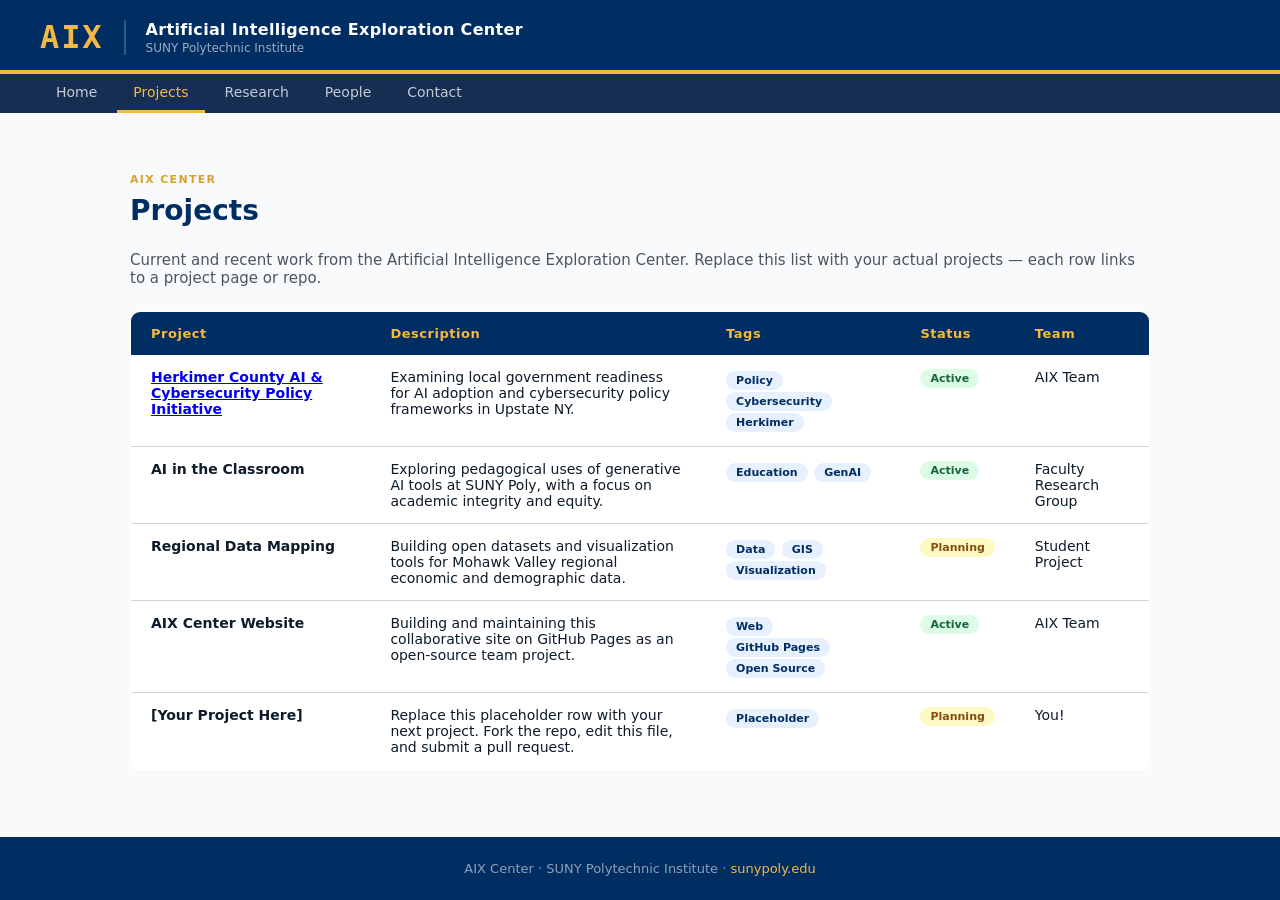
<file: index.html>
<!DOCTYPE html>
<html lang="en">
<head>
  <meta charset="UTF-8">
  <meta name="viewport" content="width=device-width, initial-scale=1.0">
  <meta http-equiv="refresh" content="0; url=projects/index.html">
  <title>AIX Center — SUNY Polytechnic Institute</title>
  <link rel="stylesheet" href="style.css">
</head>
<body>

  <!-- HEADER -->
  <header id="site-header">
    <div class="header-inner">
      <div class="aix-wordmark">AIX</div>
      <div class="header-text">
        <div class="header-title">Artificial Intelligence Exploration Center</div>
        <div class="header-sub">SUNY Polytechnic Institute</div>
      </div>
    </div>
  </header>

  <!-- NAV -->
  <nav id="site-nav">
    <ul>
      <li><a href="index.html" class="active">Home</a></li>
      <li><a href="projects/index.html">Projects</a></li>
      <li><a href="#">Research</a></li>
      <li><a href="#">People</a></li>
      <li><a href="#">Contact</a></li>
    </ul>
  </nav>

  <!-- HERO -->
  <section class="hero">
    <h1>Exploring <span>Artificial Intelligence</span><br>at SUNY Poly</h1>
    <p>The AIX Center brings together students, faculty, and community partners to investigate, apply, and advance AI technologies in the public interest.</p>
    <a href="projects/index.html" class="btn">View Our Projects →</a>
  </section>

  <!-- MAIN -->
  <main>

    <div class="section-label">What We Do</div>
    <h2>Focus Areas</h2>

    <div class="card-grid">

      <div class="card">
        <div class="card-icon">🔬</div>
        <h3>Applied Research</h3>
        <p>We conduct hands-on AI research with real-world applications in public policy, healthcare, cybersecurity, and regional development.</p>
      </div>

      <div class="card">
        <div class="card-icon">🎓</div>
        <h3>Student Projects</h3>
        <p>Undergraduate and graduate students lead projects with faculty mentorship, building skills in machine learning, data science, and AI ethics.</p>
        <a href="projects/index.html">See all projects</a>
      </div>

      <div class="card">
        <div class="card-icon">🤝</div>
        <h3>Community Partnerships</h3>
        <p>We collaborate with regional organizations, local government, and businesses to bring AI exploration to Upstate New York.</p>
      </div>

      <div class="card">
        <div class="card-icon">⚖️</div>
        <h3>AI Policy & Ethics</h3>
        <p>Responsible AI requires thoughtful governance. We examine policy frameworks, equity concerns, and ethical implications of emerging technologies.</p>
      </div>

    </div>

  </main>

  <!-- FOOTER -->
  <footer id="site-footer">
    <p>AIX Center · SUNY Polytechnic Institute · <a href="https://sunypoly.edu" target="_blank">sunypoly.edu</a></p>
  </footer>

</body>
</html>
</file>
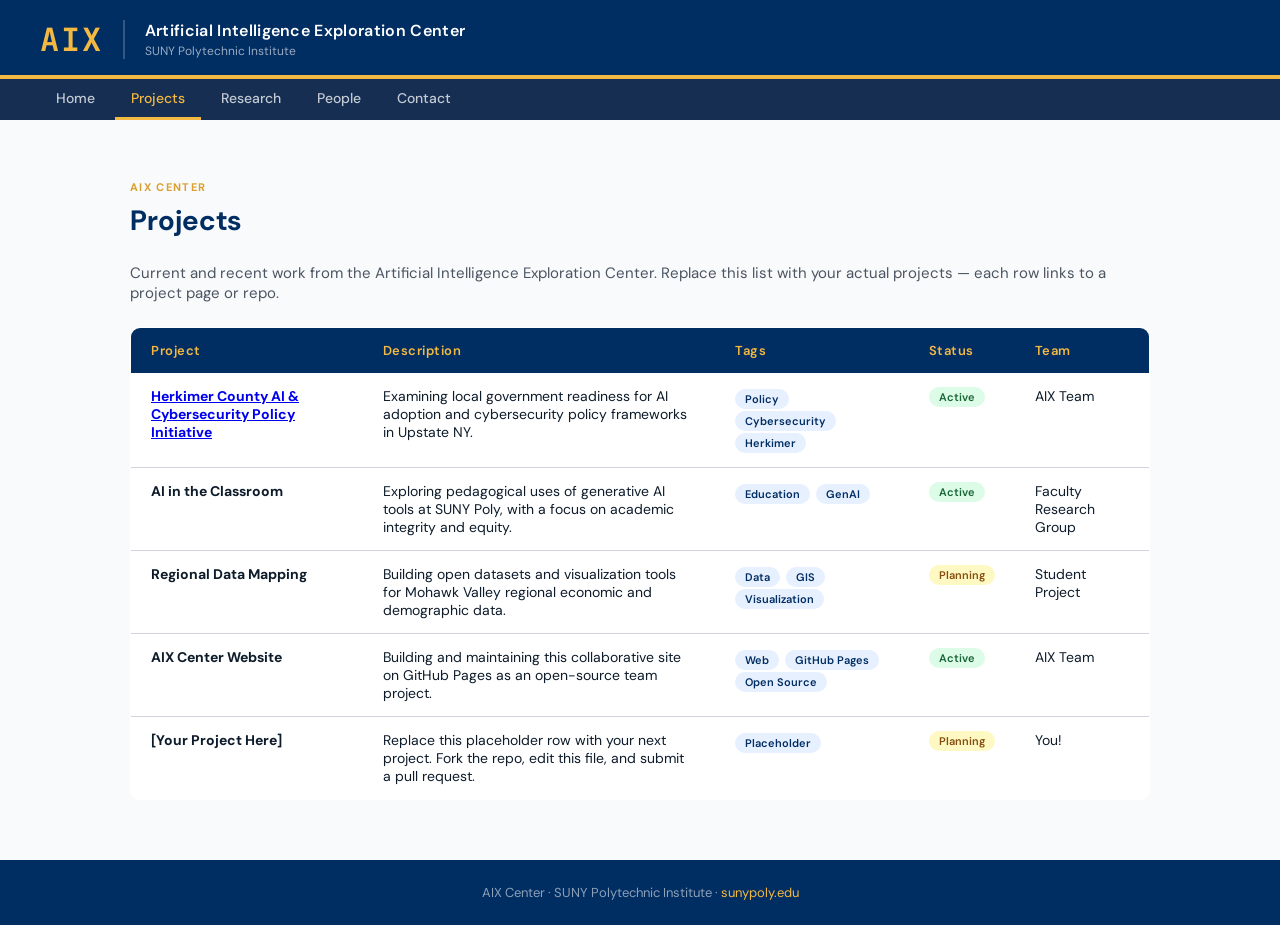
<file: projects/index.html>
<!DOCTYPE html>
<html lang="en">
<head>
  <meta charset="UTF-8">
  <meta name="viewport" content="width=device-width, initial-scale=1.0">
  <title>Projects — AIX Center · SUNY Polytechnic Institute</title>
  <link rel="stylesheet" href="../style.css">
</head>
<body>

  <!-- HEADER -->
  <header id="site-header">
    <div class="header-inner">
      <div class="aix-wordmark">AIX</div>
      <div class="header-text">
        <div class="header-title">Artificial Intelligence Exploration Center</div>
        <div class="header-sub">SUNY Polytechnic Institute</div>
      </div>
    </div>
  </header>

  <!-- NAV -->
  <nav id="site-nav">
    <ul>
      <li><a href="../index.html">Home</a></li>
      <li><a href="index.html" class="active">Projects</a></li>
      <li><a href="#">Research</a></li>
      <li><a href="#">People</a></li>
      <li><a href="#">Contact</a></li>
    </ul>
  </nav>

  <!-- MAIN -->
  <main>

    <div class="section-label">AIX Center</div>
    <h2>Projects</h2>
    <p style="color: var(--muted); font-size: 15px; margin-bottom: 8px;">
      Current and recent work from the Artificial Intelligence Exploration Center.
      Replace this list with your actual projects — each row links to a project page or repo.
    </p>

    <table class="project-table">
      <thead>
        <tr>
          <th>Project</th>
          <th>Description</th>
          <th>Tags</th>
          <th>Status</th>
          <th>Team</th>
        </tr>
      </thead>
      <tbody>

        <tr>
          <td><strong><a href="herkimer-25march.html">Herkimer County AI &amp; Cybersecurity Policy Initiative</a></strong></td>
          <td>Examining local government readiness for AI adoption and cybersecurity policy frameworks in Upstate NY.</td>
          <td>
            <span class="tag">Policy</span>
            <span class="tag">Cybersecurity</span>
            <span class="tag">Herkimer</span>
          </td>
          <td><span class="status-badge status-active">Active</span></td>
          <td>AIX Team</td>
        </tr>

        <tr>
          <td><strong>AI in the Classroom</strong></td>
          <td>Exploring pedagogical uses of generative AI tools at SUNY Poly, with a focus on academic integrity and equity.</td>
          <td>
            <span class="tag">Education</span>
            <span class="tag">GenAI</span>
          </td>
          <td><span class="status-badge status-active">Active</span></td>
          <td>Faculty Research Group</td>
        </tr>

        <tr>
          <td><strong>Regional Data Mapping</strong></td>
          <td>Building open datasets and visualization tools for Mohawk Valley regional economic and demographic data.</td>
          <td>
            <span class="tag">Data</span>
            <span class="tag">GIS</span>
            <span class="tag">Visualization</span>
          </td>
          <td><span class="status-badge status-planning">Planning</span></td>
          <td>Student Project</td>
        </tr>

        <tr>
          <td><strong>AIX Center Website</strong></td>
          <td>Building and maintaining this collaborative site on GitHub Pages as an open-source team project.</td>
          <td>
            <span class="tag">Web</span>
            <span class="tag">GitHub Pages</span>
            <span class="tag">Open Source</span>
          </td>
          <td><span class="status-badge status-active">Active</span></td>
          <td>AIX Team</td>
        </tr>

        <tr>
          <td><strong>[Your Project Here]</strong></td>
          <td>Replace this placeholder row with your next project. Fork the repo, edit this file, and submit a pull request.</td>
          <td>
            <span class="tag">Placeholder</span>
          </td>
          <td><span class="status-badge status-planning">Planning</span></td>
          <td>You!</td>
        </tr>

      </tbody>
    </table>

  </main>

  <!-- FOOTER -->
  <footer id="site-footer">
    <p>AIX Center · SUNY Polytechnic Institute · <a href="https://sunypoly.edu" target="_blank">sunypoly.edu</a></p>
  </footer>

</body>
</html>
</file>
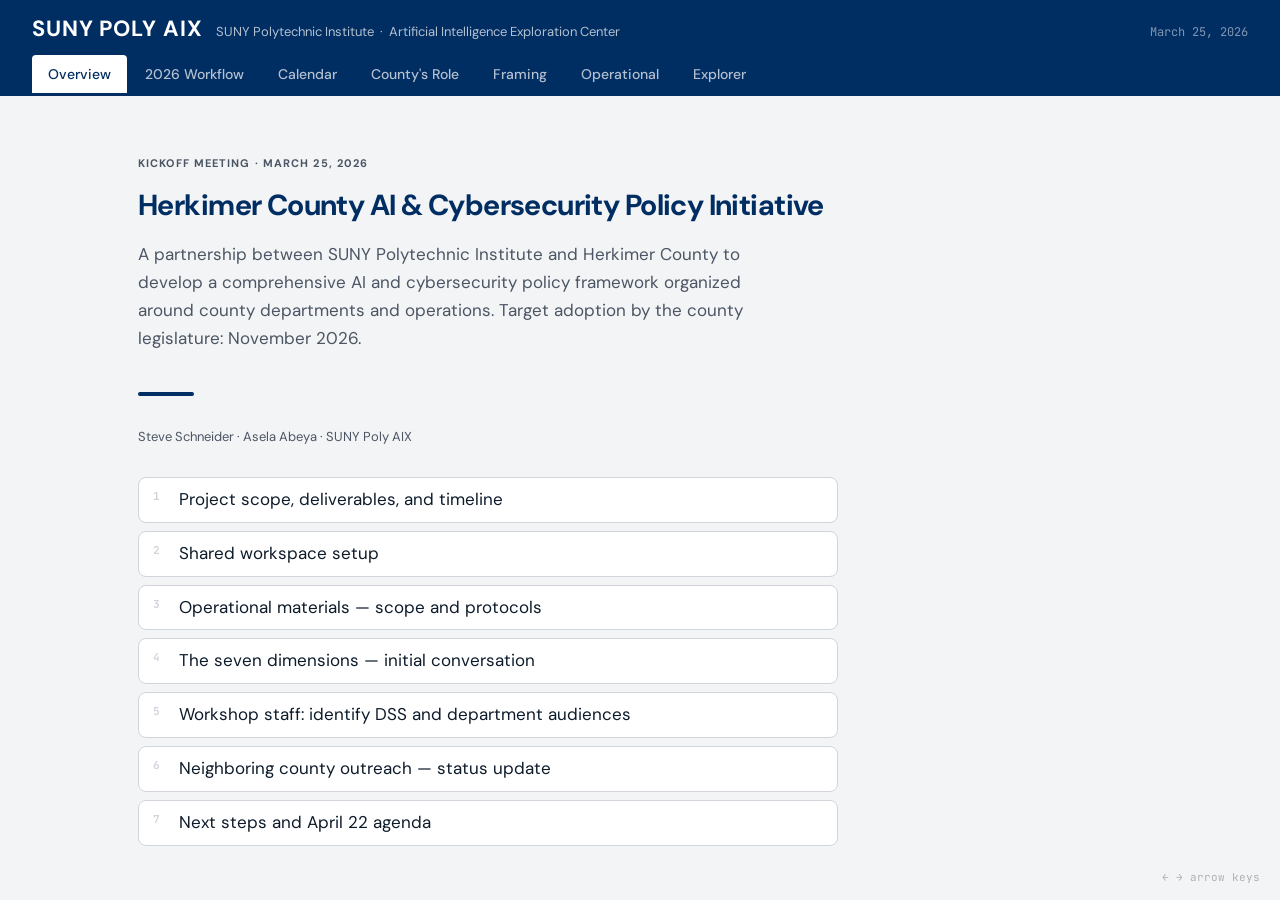
<file: projects/herkimer-25march.html>
<!DOCTYPE html>
<html lang="en">
<head>
<meta charset="UTF-8">
<meta name="viewport" content="width=device-width, initial-scale=1.0">
<title>Herkimer County AI &amp; Cybersecurity Policy Initiative — March 25, 2026</title>
<link rel="preconnect" href="https://fonts.googleapis.com">
<link rel="preconnect" href="https://fonts.gstatic.com" crossorigin>
<link href="https://fonts.googleapis.com/css2?family=DM+Sans:opsz,wght@9..40,300;9..40,400;9..40,500;9..40,600;9..40,700&family=JetBrains+Mono:wght@400;500&display=swap" rel="stylesheet">
<style>

/* ── RESET ── */
*, *::before, *::after { margin: 0; padding: 0; box-sizing: border-box; }

:root {
  --navy:      #002D62;
  --navy-mid:  #152E52;

  /* Distinct Text Palette - Accessible at all sizes */
  --c-S: #8B0000;   /* Security    Burgundy     */
  --c-E: #006633;   /* Efficiency  Emerald Green */
  --c-I: #003399;   /* Innovation  Navy Blue    */
  --c-A: #6600CC;   /* Accountability Deep Purple */
  
  /* Light backgrounds for text pods */
  --bg-S: #FDECEC; /* Security    Pale Rose    */
  --bg-E: #E6F5EC; /* Efficiency  Mint Tint    */
  --bg-I: #E6F0FF; /* Innovation  Light Cyan   */
  --bg-A: #F3E6FF; /* Accountability Soft Lavender */

  --c-Eq:  #003399;
  --c-Hi:  #8B0000;
  --c-Inf: #006633;

  --text:   #0D1B2A;
  --muted:  #4B5563;
  --border: #D1D5DB;
  --surf:   #F9FAFB;
  --white:  #FFFFFF;
}

html, body { height: 100%; }
body {
  font-family: 'DM Sans', system-ui, sans-serif;
  -webkit-font-smoothing: antialiased;
  background: #F3F4F6;
  color: var(--text);
  display: flex;
  flex-direction: column;
  min-height: 100vh;
}

/* ── HEADER ── */
#site-header { background: var(--navy); padding: 14px 32px 0; flex-shrink: 0; }

.brand { display: flex; align-items: baseline; gap: 14px; padding-bottom: 12px; }
.brand-name  { font-size: 22px; font-weight: 700; color: #fff; letter-spacing: 0.04em; }
.brand-sub   { font-size: 13px; color: rgba(255,255,255,0.7); }
.brand-date  { margin-left: auto; font-size: 12px; color: rgba(255,255,255,0.5); font-family: 'JetBrains Mono', monospace; }

nav[role="tablist"] { display: flex; gap: 2px; overflow-x: auto; scrollbar-width: none; }
nav[role="tablist"]::-webkit-scrollbar { display: none; }

nav button {
  background: none; border: none; border-bottom: 3px solid transparent;
  color: rgba(255,255,255,0.7); font-family: 'DM Sans', sans-serif;
  font-size: 14px; font-weight: 500; padding: 10px 16px;
  cursor: pointer; white-space: nowrap;
  transition: all 0.15s ease; border-radius: 4px 4px 0 0;
}
nav button:hover { color: #fff; background: rgba(255,255,255,0.1); }
nav button[aria-selected="true"] { color: var(--navy); border-bottom-color: var(--navy); background: #fff; }
nav button:focus-visible { outline: 2px solid rgba(255,255,255,0.3); outline-offset: -2px; }

/* ── CONTENT ── */
#content { flex: 1; overflow-y: auto; padding: 40px 48px; max-width: 1100px; width: 100%; margin: 0 auto; }
.panel { display: none; }
.panel.active { display: block; }

/* ── TYPE ── */
.mono { font-family: 'JetBrains Mono', monospace; }
.slide-h  { font-size: 18px; font-weight: 700; letter-spacing: -0.02em; margin-bottom: 6px; color: var(--navy); }
.slide-sub { font-size: 20px; color: var(--muted); margin-bottom: 28px; line-height: 1.6; }
.sec-intro { font-size: 20px; color: var(--muted); line-height: 1.7; margin-bottom: 28px; padding-bottom: 20px; border-bottom: 1px solid var(--border); }

/* ── CARD GRID ── */
.card-grid { display: grid; grid-template-columns: 1fr; gap: 14px; }
.card { border: 1px solid var(--border); border-radius: 10px; padding: 18px 20px; background: var(--white); }
.card-num { font-family: 'JetBrains Mono', monospace; font-size: 14px; color: var(--border); letter-spacing: 0.08em; margin-bottom: 6px; }
.card-title { font-size: 18px; font-weight: 600; margin-bottom: 6px; color: var(--navy); }
.card-desc { font-size: 17px; color: var(--muted); line-height: 1.65; }

/* ── LAYER STACK ── */
.layer-stack { display: flex; flex-direction: column; gap: 10px; }
.layer-row { display: flex; align-items: flex-start; gap: 16px; padding: 14px 18px; border-radius: 10px; border-left: 4px solid; }
.layer-label { font-family: 'JetBrains Mono', monospace; font-size: 16px; font-weight: 500; letter-spacing: 0.05em; white-space: nowrap; padding-top: 3px; min-width: 160px; }
.layer-desc { font-size: 20px; color: var(--muted); line-height: 1.65; }

/* ── DIM CARDS ── */
.dim-grid   { display: grid; gap: 14px; }
.dim-grid-1 { grid-template-columns: 1fr; }
.dim-grid-3 { grid-template-columns: 1fr 1fr 1fr; }
.dim-grid-4 { grid-template-columns: 1fr 1fr 1fr 1fr; }
.dim-card   { border: 1px solid var(--border); border-radius: 10px; padding: 18px 18px 20px; background: var(--white); border-top-width: 4px; }
.dim-label  { font-size: 14px; font-weight: 700; letter-spacing: 0.08em; text-transform: uppercase; margin-bottom: 6px; }
.dim-name   { font-size: 20px; font-weight: 700; margin-bottom: 8px; color: var(--navy); }
.dim-desc   { font-size: 18px; color: var(--muted); line-height: 1.65; }
.dim-hilo   { margin-top: 10px; padding-top: 10px; border-top: 1px solid var(--border); font-size: 17px; color: var(--muted); line-height: 1.7; }
.dim-hilo strong { color: var(--text); }

.dim-S  { border-top-color: var(--c-S);  } .dim-S  .dim-label { color: var(--c-S);  }
.dim-E  { border-top-color: var(--c-E);  } .dim-E  .dim-label { color: var(--c-E);  }
.dim-I  { border-top-color: var(--c-I);  } .dim-I  .dim-label { color: var(--c-I);  }
.dim-A  { border-top-color: var(--c-A);  } .dim-A  .dim-label { color: var(--c-A);  }
.dim-Eq { border-top-color: var(--c-Eq); } .dim-Eq .dim-label { color: var(--c-Eq); }
.dim-Hi { border-top-color: var(--c-Hi); } .dim-Hi .dim-label { color: var(--c-Hi); }
.dim-Inf{ border-top-color: var(--c-Inf);} .dim-Inf .dim-label{ color: var(--c-Inf);}

/* ── DEMO ── */
.demo-wrap  { background: var(--white); border: 1px solid var(--border); border-radius: 10px; padding: 24px 28px; }
.demo-intro { font-size: 13px; color: var(--muted); margin-bottom: 20px; line-height: 1.6; }
.pills-row  { display: flex; flex-wrap: wrap; gap: 8px; margin-bottom: 24px; }

.pill-btn {
  padding: 8px 18px; border-radius: 22px; border: 2px solid;
  cursor: pointer; font-size: 14px; font-weight: 600;
  font-family: 'DM Sans', sans-serif; transition: all 0.15s ease; background: var(--white);
}
.pill-btn:focus-visible { outline: 3px solid var(--navy); outline-offset: 2px; }
.pill-S { border-color: var(--c-S); color: var(--c-S); }
.pill-E { border-color: var(--c-E); color: var(--c-E); }
.pill-I { border-color: var(--c-I); color: var(--c-I); }
.pill-A { border-color: var(--c-A); color: var(--c-A); }
.pill-S.hi { background: var(--c-S); color: #fff; }
.pill-E.hi { background: var(--c-E); color: #fff; }
.pill-I.hi { background: var(--c-I); color: #fff; }
.pill-A.hi { background: var(--c-A); color: #fff; }

#demo-result {
  padding: 18px 20px; border: 1px solid var(--border); border-radius: 10px;
  background: var(--surf); font-size: 16px; line-height: 1.8; min-height: 72px;
}
#demo-result .s { color: var(--c-S); font-weight: 700; background: var(--bg-S); padding: 2px 8px; border-radius: 4px; }
#demo-result .e { color: var(--c-E); font-weight: 700; background: var(--bg-E); padding: 2px 8px; border-radius: 4px; }
#demo-result .i { color: var(--c-I); font-weight: 700; background: var(--bg-I); padding: 2px 8px; border-radius: 4px; }
#demo-result .a { color: var(--c-A); font-weight: 700; background: var(--bg-A); padding: 2px 8px; border-radius: 4px; }

/* ── NEEDS ── */
.needs-list { display: flex; flex-direction: column; gap: 12px; }
.need-item  { display: flex; gap: 16px; align-items: flex-start; padding: 16px 20px; border: 1px solid var(--border); border-radius: 10px; background: var(--white); }
.need-num   { font-family: 'JetBrains Mono', monospace; font-size: 20px; font-weight: 700; color: var(--border); min-width: 28px; }
.need-title { font-size: 14px; font-weight: 600; margin-bottom: 4px; color: var(--navy); }
.need-desc  { font-size: 17px; color: var(--muted); line-height: 1.65; }

/* ── CALENDAR ── */
.cal-table { width: 100%; border-collapse: collapse; background: var(--white); border-radius: 10px; overflow: hidden; border: 1px solid var(--border); }
.cal-table th { font-size: 11px; font-weight: 700; letter-spacing: 0.06em; text-transform: uppercase; color: var(--muted); padding: 10px 16px; border-bottom: 2px solid var(--border); text-align: left; background: var(--surf); }
.cal-table td { padding: 9px 16px; font-size: 17px; border-bottom: 1px solid #F3F4F6; vertical-align: middle; }
.cal-table tr:last-child td { border-bottom: none; }
.cal-date mono { white-space: nowrap; width: 110px; color: var(--muted); }
.cal-ws   { background: var(--bg-A); } .cal-ws   .cal-event { font-weight: 600; color: var(--c-A); }
.cal-kick { background: var(--bg-E); } .cal-kick .cal-event { font-weight: 600; color: var(--c-E); }
.cal-adopt{ background: var(--bg-I); } .cal-adopt .cal-event{ font-weight: 700; color: var(--c-I); }
.badge { display: inline-block; font-size: 10px; font-weight: 600; padding: 2px 8px; border-radius: 4px; margin-left: 10px; vertical-align: middle; }
.badge-ws  { background: var(--bg-A); color: var(--c-A); border: 1px solid rgba(76,29,149,0.2); }
.badge-now { background: var(--bg-E); color: var(--c-E); border: 1px solid rgba(6,95,70,0.2); }

/* ── TITLE ── */
.title-panel { display: flex; flex-direction: column; justify-content: center; min-height: 60vh; padding: 20px 0; }
.title-eyebrow { font-size: 11px; font-weight: 700; letter-spacing: 0.1em; text-transform: uppercase; color: var(--muted); margin-bottom: 20px; }
.title-main { font-size: 29px; font-weight: 700; letter-spacing: -0.02em; line-height: 1.1; color: var(--navy); margin-bottom: 18px; max-width: 780px; }
.title-sub  { font-size: 17px; color: var(--muted); line-height: 1.65; max-width: 640px; margin-bottom: 40px; }
.title-rule { width: 56px; height: 4px; background: var(--navy); border-radius: 2px; margin-bottom: 32px; }
.title-meta { font-size: 13px; color: var(--muted); display: flex; gap: 28px; flex-wrap: wrap; }

/* ── CLOSING ── */
.closing-panel { display: flex; flex-direction: column; justify-content: center; min-height: 60vh; padding: 20px 0; }
.closing-label  { font-size: 11px; font-weight: 700; letter-spacing: 0.1em; text-transform: uppercase; color: var(--muted); margin-bottom: 28px; }
.closing-border { border-left: 5px solid var(--navy); padding: 20px 36px; max-width: 760px; }
.closing-text   { font-size: 22px; font-weight: 500; line-height: 1.55; color: var(--navy); }

/* ── AGENDA ── */
.agenda-item { display:flex; align-items:flex-start; gap:10px; font-size:17px; color:var(--text); background:var(--white); border:1px solid var(--border); border-radius:8px; padding:10px 14px; line-height:1.4; }
.agenda-num  { font-family:'JetBrains Mono',monospace; font-size:11px; font-weight:700; color:var(--border); min-width:16px; padding-top:1px; }

/* ── KB HINT ── */
.kb-hint { position: fixed; bottom: 16px; right: 20px; font-size: 11px; color: rgba(0,0,0,0.28); font-family: 'JetBrains Mono', monospace; pointer-events: none; }

</style>
</head>
<body>

<header id="site-header">
  <div class="brand">
    <span class="brand-name">SUNY POLY AIX</span>
    <span class="brand-sub">SUNY Polytechnic Institute &nbsp;·&nbsp; Artificial Intelligence Exploration Center</span>
    <span class="brand-date mono">March 25, 2026</span>
  </div>
  <nav role="tablist" aria-label="Presentation sections">
    <button role="tab" aria-selected="true"  aria-controls="panel-0" id="tab-0" onclick="show(0)">Overview</button>
    <button role="tab" aria-selected="false" aria-controls="panel-1" id="tab-1" onclick="show(1)">2026 Workflow</button>
    <button role="tab" aria-selected="false" aria-controls="panel-2" id="tab-2" onclick="show(2)">Calendar</button>
    <button role="tab" aria-selected="false" aria-controls="panel-3" id="tab-3" onclick="show(3)">County's Role</button>
    <button role="tab" aria-selected="false" aria-controls="panel-4" id="tab-4" onclick="show(4)">Framing</button>
    <button role="tab" aria-selected="false" aria-controls="panel-5" id="tab-5" onclick="show(5)">Operational</button>
    <button role="tab" aria-selected="false" aria-controls="panel-6" id="tab-6" onclick="show(6)">Explorer</button>
  </nav>
</header>

<main id="content">

<section class="panel active" id="panel-0" role="tabpanel" aria-labelledby="tab-0">
    <div class="title-panel">
      <div class="title-eyebrow">Kickoff Meeting · March 25, 2026</div>
      <h1 class="title-main">Herkimer County AI &amp; Cybersecurity Policy Initiative</h1>
      <p class="title-sub">A partnership between SUNY Polytechnic Institute and Herkimer County to develop a comprehensive AI and cybersecurity policy framework organized around county departments and operations. Target adoption by the county legislature: November 2026.</p>
      <div class="title-rule"></div>
      <div class="title-meta">
        <span>Steve Schneider · Asela Abeya · SUNY Poly AIX</span>
      </div>
      <div style="margin-top:32px;display:grid;grid-template-columns:1fr;gap:8px;max-width:700px">
        <div class="agenda-item"><span class="agenda-num">1</span>Project scope, deliverables, and timeline</div>
        <div class="agenda-item"><span class="agenda-num">2</span>Shared workspace setup</div>
        <div class="agenda-item"><span class="agenda-num">3</span>Operational materials — scope and protocols</div>
        <div class="agenda-item"><span class="agenda-num">4</span>The seven dimensions — initial conversation</div>
        <div class="agenda-item"><span class="agenda-num">5</span>Workshop staff: identify DSS and department audiences</div>
        <div class="agenda-item"><span class="agenda-num">6</span>Neighboring county outreach — status update</div>
        <div class="agenda-item"><span class="agenda-num">7</span>Next steps and April 22 agenda</div>
      </div>
    </div>
  </section>

  <section class="panel" id="panel-1" role="tabpanel" aria-labelledby="tab-1">
    <h2 class="slide-h">2026 Workflow</h2>
    
    <details open style="background:var(--white);border:1px solid var(--border);border-radius:10px;margin-bottom:20px;overflow:hidden;">
      <summary style="padding:20px 24px;font-size:16px;font-weight:600;color:var(--navy);cursor:pointer;user-select:none;display:flex;align-items:center;gap:12px;transition:background 0.15s ease;">
        Steps
        <span style="margin-left:auto;font-size:13px;color:var(--muted);">↓</span>
      </summary>
      <div style="padding:24px;border-top:1px solid var(--border);">
        <div style="display:grid;grid-template-columns:1fr;gap:16px;">
          <div style="padding:16px;border-left:4px solid var(--muted);border-radius:6px;background:var(--white);"><strong style="color:var(--muted);">01 — Ingest</strong><p style="font-size:17px;color:var(--muted);margin-top:6px;line-height:1.65;">County operational documents: handbooks, job descriptions, procedures, and forms processed into structured knowledge base.</p></div>
          <div style="padding:16px;border-left:4px solid var(--muted);border-radius:6px;background:var(--white);"><strong style="color:var(--muted);">02 — Outline</strong><p style="font-size:17px;color:var(--muted);margin-top:6px;line-height:1.65;">Define full set of policy topics organized by department, role, and function. Table of contents for comprehensive policy document.</p></div>
          <div style="padding:16px;border-left:4px solid var(--c-I);border-radius:6px;background:var(--bg-I);"><strong style="color:var(--c-I);font-weight:700;">03 — Calibrate Framework</strong><p style="font-size:17px;color:var(--muted);margin-top:6px;line-height:1.65;">County administrator, IT director, and DSS leadership establish what the three framing dimensions (Equity, Human Impact, Infrastructure Impact) and four operational dimensions (Security, Innovation, Efficiency, Accountability) mean concretely for Herkimer County operations.</p></div>
          <div style="padding:16px;border-left:4px solid var(--c-E);border-radius:6px;background:var(--bg-E);"><strong style="color:var(--c-E);font-weight:700;">04 — Generate</strong><p style="font-size:17px;color:var(--muted);margin-top:6px;line-height:1.65;">For each topic, complete set of policy options across selected dimensions, each reflecting different value priorities.</p></div>
          <div style="padding:16px;border-left:4px solid var(--c-A);border-radius:6px;background:var(--bg-A);"><strong style="color:var(--c-A);font-weight:700;">05 — Recalibrate and Regenerate</strong><p style="font-size:17px;color:var(--muted);margin-top:6px;line-height:1.65;">Based on exploration and staff feedback, refine dimensional calibrations and regenerate policy options. Cycle through calibration, generation, and exploration until recommended policy package emerges.</p></div>
          <div style="padding:16px;border-left:4px solid var(--c-S);border-radius:6px;background:var(--bg-S);"><strong style="color:var(--c-S);font-weight:700;">06 — Formalize</strong><p style="font-size:17px;color:var(--muted);margin-top:6px;line-height:1.65;">Final generation rendered in formal policy language. Complete policy document prepared for county review and adoption.</p></div>
          <div style="padding:16px;border-left:4px solid var(--c-S);border-radius:6px;background:var(--bg-S);"><strong style="color:var(--c-S);font-weight:700;">07 — Review</strong><p style="font-size:17px;color:var(--muted);margin-top:6px;line-height:1.65;">County staff and leadership review formalized policy document. Final edits and sign-off before legislative presentation.</p></div>
          <div style="padding:16px;border-left:4px solid var(--c-S);border-radius:6px;background:var(--bg-S);"><strong style="color:var(--c-S);font-weight:700;">08 — Adopt</strong><p style="font-size:17px;color:var(--muted);margin-top:6px;line-height:1.65;">County administrator presents recommended policy to County Legislature. Legislative adoption target: November 4, 2026.</p></div>
        </div>
      </div>
    </details>

    <details open style="background:var(--white);border:1px solid var(--border);border-radius:10px;margin-bottom:20px;overflow:hidden;">
      <summary style="padding:20px 24px;font-size:16px;font-weight:600;color:var(--navy);cursor:pointer;user-select:none;display:flex;align-items:center;gap:12px;transition:background 0.15s ease;">
        Monthly Meetings
        <span style="margin-left:auto;font-size:13px;color:var(--muted);">↓</span>
      </summary>
      <div style="padding:24px;border-top:1px solid var(--border);">
        <div style="font-size:17px;line-height:1.8;">
          <div style="margin-bottom:16px;padding-bottom:16px;border-bottom:1px solid var(--border);"><strong style="color:var(--navy);font-family:'JetBrains Mono',monospace;">Wed Mar 25</strong><p style="color:var(--muted);margin-top:4px;">Ingest (begin), Outline (review), Calibrate Framework (intro)</p></div>
          <div style="margin-bottom:16px;padding-bottom:16px;border-bottom:1px solid var(--border);"><strong style="color:var(--navy);font-family:'JetBrains Mono',monospace;">Wed Apr 22</strong><p style="color:var(--muted);margin-top:4px;">Calibrate Framework (primary work)</p></div>
          <div style="margin-bottom:16px;padding-bottom:16px;border-bottom:1px solid var(--border);"><strong style="color:var(--navy);font-family:'JetBrains Mono',monospace;">Wed May 13</strong><p style="color:var(--muted);margin-top:4px;">Outline (refine), Calibrate Framework (refine)</p></div>
          <div style="margin-bottom:16px;padding-bottom:16px;border-bottom:1px solid var(--border);"><strong style="color:var(--navy);font-family:'JetBrains Mono',monospace;">Wed Jun 10</strong><p style="color:var(--muted);margin-top:4px;">Generate (present)</p></div>
          <div style="margin-bottom:16px;padding-bottom:16px;border-bottom:1px solid var(--border);"><strong style="color:var(--navy);font-family:'JetBrains Mono',monospace;">Wed Jul 8</strong><p style="color:var(--muted);margin-top:4px;">Recalibrate and Regenerate (review)</p></div>
          <div style="margin-bottom:16px;padding-bottom:16px;border-bottom:1px solid var(--border);"><strong style="color:var(--navy);font-family:'JetBrains Mono',monospace;">Wed Aug 5</strong><p style="color:var(--muted);margin-top:4px;">Recalibrate and Regenerate (refine)</p></div>
          <div style="margin-bottom:16px;padding-bottom:16px;border-bottom:1px solid var(--border);"><strong style="color:var(--navy);font-family:'JetBrains Mono',monospace;">Wed Sep 9</strong><p style="color:var(--muted);margin-top:4px;">Recalibrate and Regenerate (finalize)</p></div>
          <div style="margin-bottom:16px;padding-bottom:16px;border-bottom:1px solid var(--border);"><strong style="color:var(--navy);font-family:'JetBrains Mono',monospace;">Wed Oct 7</strong><p style="color:var(--muted);margin-top:4px;">Formalize (final policy document)</p></div>
          <div><strong style="color:var(--navy);font-family:'JetBrains Mono',monospace;">Wed Oct 21</strong><p style="color:var(--muted);margin-top:4px;">Review (final edits and sign-off)</p></div>
        </div>
      </div>
    </details>

    <details open style="background:var(--white);border:1px solid var(--border);border-radius:10px;overflow:hidden;">
      <summary style="padding:20px 24px;font-size:16px;font-weight:600;color:var(--navy);cursor:pointer;user-select:none;display:flex;align-items:center;gap:12px;transition:background 0.15s ease;">
        Workshops
        <span style="margin-left:auto;font-size:13px;color:var(--muted);">↓</span>
      </summary>
      <div style="padding:24px;border-top:1px solid var(--border);">
        <div style="font-size:17px;line-height:1.8;">
          <div style="margin-bottom:16px;padding-bottom:16px;border-bottom:1px solid var(--border);"><strong style="color:var(--navy);font-family:'JetBrains Mono',monospace;">Wed Jun 10</strong><p style="color:var(--muted);margin-top:4px;">Generate (present), Recalibrate and Regenerate (introduce)</p></div>
          <div style="margin-bottom:16px;padding-bottom:16px;border-bottom:1px solid var(--border);"><strong style="color:var(--navy);font-family:'JetBrains Mono',monospace;">Wed Jul 15</strong><p style="color:var(--muted);margin-top:4px;">Recalibrate and Regenerate (deliberate)</p></div>
          <div style="margin-bottom:16px;padding-bottom:16px;border-bottom:1px solid var(--border);"><strong style="color:var(--navy);font-family:'JetBrains Mono',monospace;">Wed Sep 23</strong><p style="color:var(--muted);margin-top:4px;">Recalibrate and Regenerate (finalize), Formalize (prepare)</p></div>
          <div><strong style="color:var(--navy);font-family:'JetBrains Mono',monospace;">Wed Oct 21</strong><p style="color:var(--muted);margin-top:4px;">Adopt (present to Legislature)</p></div>
        </div>
      </div>
    </details>
  </section>

  <section class="panel" id="panel-2" role="tabpanel" aria-labelledby="tab-2">
    <h2 class="slide-h">March to November 2026</h2>
    <p class="sec-intro">All dates are proposed and adjustable. Workshops are 2.5-hour facilitated sessions. Monthly meetings are working sessions with the county administrator, IT director, and DSS leadership.</p>
    <table class="cal-table">
      <thead><tr><th scope="col">Date</th><th scope="col">Event</th></tr></thead>
      <tbody>
        <tr class="cal-kick"><td class="cal-date mono">Wed Mar 25</td><td class="cal-event">Kickoff / Monthly Meeting #1 <span class="badge badge-now">Today</span></td></tr>
        <tr><td class="cal-date mono">Wed Apr 22</td><td class="cal-event">Monthly Meeting #2: framework development and dimension calibration</td></tr>
        <tr><td class="cal-date mono">Wed May 13</td><td class="cal-event">Monthly Meeting #3: synthesis document review and dimension refinement</td></tr>
        <tr class="cal-ws"><td class="cal-date mono">Wed Jun 10</td><td class="cal-event">Workshop #1: AI landscape, values framework, policy options overview <span class="badge badge-ws">Workshop</span></td></tr>
        <tr><td class="cal-date mono">Wed Jul 8</td><td class="cal-event">Monthly Meeting #4: policy draft review</td></tr>
        <tr class="cal-ws"><td class="cal-date mono">Wed Jul 15</td><td class="cal-event">Workshop #2: policy deliberation and staff training track <span class="badge badge-ws">Workshop</span></td></tr>
        <tr><td class="cal-date mono">Wed Aug 5</td><td class="cal-event">Monthly Meeting #5: policy iteration</td></tr>
        <tr><td class="cal-date mono">Wed Sep 9</td><td class="cal-event">Monthly Meeting #6: legislative briefing preparation</td></tr>
        <tr class="cal-ws"><td class="cal-date mono">Wed Sep 23</td><td class="cal-event">Workshop #3: policy review and staff training track <span class="badge badge-ws">Workshop</span></td></tr>
        <tr><td class="cal-date mono">Wed Oct 7</td><td class="cal-event">Monthly Meeting #7: legislative briefing preparation</td></tr>
        <tr class="cal-ws"><td class="cal-date mono">Wed Oct 21</td><td class="cal-event">Workshop #4: County Legislature <span class="badge badge-ws">Workshop</span></td></tr>
        <tr class="cal-adopt"><td class="cal-date mono">Wed Nov 4</td><td class="cal-event">Legislative Adoption (target date)</td></tr>
      </tbody>
    </table>
  </section>

  <section class="panel" id="panel-3" role="tabpanel" aria-labelledby="tab-3">
    <h2 class="slide-h">What We Need from the County</h2>
    <p class="slide-sub">Four asks. SUNY Poly handles framework design, policy generation, facilitation, and delivery.</p>
    <div class="needs-list">
      <div class="need-item"><div class="need-num" aria-hidden="true">1</div><div><div class="need-title">Operational Materials</div><div class="need-desc">Digital copies of policy handbooks, employee handbooks, job descriptions, departmental procedures, and forms at whatever scope the county determines is appropriate. These feed the Policy Explorer and ensure policy language reflects how Herkimer County actually operates.</div></div></div>
      <div class="need-item"><div class="need-num" aria-hidden="true">2</div><div><div class="need-title">Staff Participation in Validation</div><div class="need-desc">Designated windows where county staff review generated policy text against their operational knowledge. Staff build familiarity with the AI and cybersecurity landscape by working through policy options. This serves both quality assurance and training functions.</div></div></div>
      <div class="need-item"><div class="need-num" aria-hidden="true">3</div><div><div class="need-title">Workshop Attendance</div><div class="need-desc">Participation from county leadership, department heads, and designated staff across the four workshops. Workshops 2 and 3 include focused training tracks organized by department or function as determined by the county.</div></div></div>
      <div class="need-item"><div class="need-num" aria-hidden="true">4</div><div><div class="need-title">Neighboring County Outreach</div><div class="need-desc">The county administrator has agreed to extend an invitation to peer counties for potential participation. The project methodology is designed for regional transferability, and participation from neighboring counties strengthens the process for all parties.</div></div></div>
      <div class="need-item" style="border-color:var(--c-A);background:var(--bg-A)">
        <div class="need-num" aria-hidden="true" style="color:var(--c-A)">?</div>
        <div>
          <div class="need-title" style="color:var(--c-A)">Discussion: Dimension Calibration, April 22</div>
          <div class="need-desc">
            <strong>Monthly Meeting #2 (April 22):</strong> This is our first dimension calibration session. We'll work through what each of the seven dimensions actually means for Herkimer County operations.
            <br><br>
            <strong>Core group:</strong> County administrator, IT director, and DSS leadership.
            <br><br>
            <strong>A few questions for today:</strong>
            <ul style="margin: 12px 0 0 24px; line-height: 1.65;">
              <li>Should we bring in additional department staff? If so, which ones?</li>
              <li>How would you like to structure their participation?</li>
              <li>Would pre-meeting materials help? We can provide them at three lengths: 25 words, 100 words, or 250 words — covering the full framework plus each dimension separately.</li>
            </ul>
            <br>
            We'll prepare these materials for ourselves and share them with you in a week or two.
          </div>
        </div>
      </div>
    </div>
  </section>

  <section class="panel" id="panel-4" role="tabpanel" aria-labelledby="tab-4">
    <h2 class="slide-h">The Framing Dimensions</h2>
    <p class="slide-sub">Three global constraints set once and applied to every policy item. These establish the ethical context for all policy option generation.</p>
    <div class="dim-grid dim-grid-1">
      <div class="dim-card dim-Eq">
        <div class="dim-label">Equity</div>
        <div class="dim-desc">AI tools and policies are transparent in how they treat employees, residents, service providers, and recipients, including the assumptions embedded in that treatment.</div>
        <div class="dim-hilo">
          <strong>Hi:</strong> Equity is an active constraint. All AI tools are reviewed for differential impact before deployment; treatment assumptions are documented and audited.<br>
          <strong>Neutral:</strong> AI tools and policies should not systematically disadvantage any group; differential treatment is unintentional and addressed when identified.<br>
          <strong>Lo:</strong> Equity is a goal but not a procedural requirement; concerns are addressed when raised.
        </div>
      </div>
      <div class="dim-card dim-Hi">
        <div class="dim-label">Human Impact</div>
        <div class="dim-desc">The effects of AI-assisted decisions on individuals and families remain visible and subject to human review.</div>
        <div class="dim-hilo">
          <strong>Hi:</strong> No AI-assisted decision affecting an individual is final without human review; every determination is documented and appealable.<br>
          <strong>Neutral:</strong> AI-assisted decisions affecting individuals remain subject to human oversight where practicable.<br>
          <strong>Lo:</strong> Human review is available for AI-assisted decisions but not required as a standard step.
        </div>
      </div>
      <div class="dim-card dim-Inf">
        <div class="dim-label">Infrastructure Impact</div>
        <div class="dim-desc">The material costs of AI adoption — energy use, data infrastructure, procurement, sustainability — are recognized as relevant to county operations and policy.</div>
        <div class="dim-hilo">
          <strong>Hi:</strong> Energy use, data infrastructure costs, vendor dependency, and sustainability are formally evaluated as criteria before any AI tool is adopted.<br>
          <strong>Neutral:</strong> Material costs of AI adoption are considered in procurement planning alongside other operational factors.<br>
          <strong>Lo:</strong> Infrastructure costs are tracked but do not constitute a barrier to adoption decisions.
        </div>
      </div>
    </div>
  </section>

  <section class="panel" id="panel-5" role="tabpanel" aria-labelledby="tab-5">
    <h2 class="slide-h">The Operational Dimensions</h2>
    <p class="slide-sub">Four dimensions. These placeholder definitions will be calibrated with the county on April 22.</p>
    <div class="dim-grid dim-grid-1">
      <div class="dim-card dim-S"><div class="dim-label">Security</div><div class="dim-desc">Protecting county systems, data, and residents from harm or exposure.</div><div class="dim-hilo"><strong>Hi:</strong> approved, vetted tools; data stays on county networks.<br><strong>Lo:</strong> any available tool permitted.</div></div>
      <div class="dim-card dim-E"><div class="dim-label">Efficiency</div><div class="dim-desc">Reducing friction and cost in how county work gets done.</div><div class="dim-hilo"><strong>Hi:</strong> act on AI output directly; no extra approval step.<br><strong>Lo:</strong> supervisor sign-off required before use.</div></div>
      <div class="dim-card dim-I"><div class="dim-label">Innovation</div><div class="dim-desc">Encouraging staff to use emerging tools that improve county services.</div><div class="dim-hilo"><strong>Hi:</strong> staff encouraged to experiment with new tools.<br><strong>Lo:</strong> one county-designated tool only.</div></div>
      <div class="dim-card dim-A"><div class="dim-label">Accountability</div><div class="dim-desc">Clear human responsibility for AI-assisted decisions.</div><div class="dim-hilo"><strong>Hi:</strong> Every use logged with staff ID, tool, timestamp, 90 days.<br><strong>Lo:</strong> No logging required.</div></div>
    </div>
  </section>

  <section class="panel" id="panel-6" role="tabpanel" aria-labelledby="tab-6">
    <h2 class="slide-h">The Policy Explorer</h2>
    <p class="slide-sub">Use case: County staff use AI to assist in drafting official communications: letters, notices, formal responses. Toggle each dimension Hi or Lo.</p>
    <div class="demo-wrap">
      <p class="demo-intro">Click a dimension to toggle Hi / Lo. The policy sentence updates instantly. Each dimension's contribution is highlighted in its color.</p>
      <div class="pills-row" id="pills" role="group" aria-label="Dimension toggles"></div>
      <div id="demo-result" aria-live="polite" aria-label="Generated policy text"></div>
    </div>
  </section>



</main>

<div class="kb-hint" aria-hidden="true">← → arrow keys</div>

<script>
const N = 8;
let cur = 0;
function show(i) {
  document.querySelectorAll('.panel').forEach((p,idx) => p.classList.toggle('active', idx===i));
  document.querySelectorAll('nav button').forEach((b,idx) => b.setAttribute('aria-selected', idx===i ? 'true':'false'));
  cur = i;
  document.getElementById('content').scrollTop = 0;
}
show(0);
document.addEventListener('keydown', e => {
  if (e.key==='ArrowRight' && cur < N-1) show(cur+1);
  if (e.key==='ArrowLeft'  && cur > 0  ) show(cur-1);
});

// Demo
const ds = {S:'Lo',E:'Lo',I:'Lo',A:'Lo'};
const dl = {S:'Security',E:'Efficiency',I:'Innovation',A:'Accountability'};
function sentence(){
  const S = ds.S==='Hi' ? '<span class="s">approved, county-vetted AI tools; resident data shall not leave the county network</span>' : '<span class="s">any commercially available AI drafting tools</span>';
  const I = ds.I==='Hi' ? ', and <span class="i">staff are encouraged to experiment with and adopt new approved tools</span>' : '';
  const E = ds.E==='Hi' ? '<span class="e">Drafted output may be used after staff review of content; no additional approval step is required.</span>' : '<span class="e">All AI-drafted communications require supervisor sign-off before sending.</span>';
  const A = ds.A==='Hi' ? ' <span class="a">Each use shall be logged with staff ID, tool name, and timestamp, retained for 90 days.</span>' : ' <span class="a">No logging is required.</span>';
  return `County staff shall use ${S} to assist in drafting official county communications${I}. ${E}${A}`;
}
function renderDemo(){
  document.getElementById('pills').innerHTML = ['S','E','I','A'].map(d => {
    const hi = ds[d]==='Hi';
    return `<button class="pill-btn pill-${d}${hi?' hi':''}" onclick="toggleDim('${d}')" aria-pressed="${hi}" aria-label="${dl[d]}: ${ds[d]}">${dl[d]}: ${ds[d]}</button>`;
  }).join('');
  document.getElementById('demo-result').innerHTML = sentence();
}
function toggleDim(d){ ds[d]=ds[d]==='Hi'?'Lo':'Hi'; renderDemo(); }
renderDemo();
</script>
</body>
</html>
</file>
<file: style.css>
/* AIX Center — SUNY Polytechnic Institute
   Artificial Intelligence Exploration Center
   ----------------------------------------- */

@import url('https://fonts.googleapis.com/css2?family=DM+Sans:opsz,wght@9..40,300;9..40,400;9..40,500;9..40,600;9..40,700&family=JetBrains+Mono:wght@400;500&display=swap');

*, *::before, *::after { margin: 0; padding: 0; box-sizing: border-box; }

:root {
  --navy:      #002D62;
  --navy-mid:  #152E52;
  --navy-light:#1a3a6e;
  --gold:      #F4B942;
  --gold-dark: #d9a030;
  --text:      #0D1B2A;
  --muted:     #4B5563;
  --border:    #D1D5DB;
  --surf:      #F9FAFB;
  --white:     #FFFFFF;
}

html, body {
  height: 100%;
  font-family: 'DM Sans', system-ui, sans-serif;
  -webkit-font-smoothing: antialiased;
  background: var(--surf);
  color: var(--text);
  display: flex;
  flex-direction: column;
  min-height: 100vh;
}

/* ── HEADER ── */
#site-header {
  background: var(--navy);
  padding: 0 40px;
  flex-shrink: 0;
  border-bottom: 4px solid var(--gold);
}

.header-inner {
  display: flex;
  align-items: center;
  gap: 20px;
  padding: 18px 0 14px;
}

.aix-wordmark {
  font-size: 32px;
  font-weight: 700;
  color: var(--gold);
  letter-spacing: 0.06em;
  font-family: 'JetBrains Mono', monospace;
}

.header-text {
  border-left: 2px solid rgba(255,255,255,0.2);
  padding-left: 20px;
}

.header-title {
  font-size: 16px;
  font-weight: 600;
  color: #fff;
  letter-spacing: 0.02em;
}

.header-sub {
  font-size: 12px;
  color: rgba(255,255,255,0.6);
  margin-top: 2px;
}

/* ── NAV ── */
#site-nav {
  background: var(--navy-mid);
  padding: 0 40px;
}

#site-nav ul {
  list-style: none;
  display: flex;
  gap: 4px;
}

#site-nav ul li a {
  display: block;
  padding: 10px 16px;
  color: rgba(255,255,255,0.75);
  text-decoration: none;
  font-size: 14px;
  font-weight: 500;
  border-bottom: 3px solid transparent;
  transition: color 0.15s, border-color 0.15s;
}

#site-nav ul li a:hover,
#site-nav ul li a.active {
  color: var(--gold);
  border-bottom-color: var(--gold);
}

/* ── HERO ── */
.hero {
  background: linear-gradient(135deg, var(--navy) 0%, var(--navy-light) 100%);
  color: white;
  padding: 80px 40px;
  text-align: center;
}

.hero h1 {
  font-size: 42px;
  font-weight: 700;
  margin-bottom: 16px;
  letter-spacing: -0.02em;
}

.hero h1 span { color: var(--gold); }

.hero p {
  font-size: 18px;
  color: rgba(255,255,255,0.8);
  max-width: 640px;
  margin: 0 auto 32px;
  line-height: 1.6;
}

.btn {
  display: inline-block;
  background: var(--gold);
  color: var(--navy);
  padding: 12px 28px;
  border-radius: 6px;
  text-decoration: none;
  font-weight: 700;
  font-size: 15px;
  transition: background 0.15s;
}

.btn:hover { background: var(--gold-dark); }

/* ── MAIN CONTENT ── */
main {
  flex: 1;
  max-width: 1100px;
  margin: 0 auto;
  padding: 60px 40px;
  width: 100%;
}

/* ── SECTION ── */
.section-label {
  font-size: 11px;
  font-weight: 700;
  letter-spacing: 0.12em;
  text-transform: uppercase;
  color: var(--gold-dark);
  margin-bottom: 8px;
}

h2 {
  font-size: 28px;
  font-weight: 700;
  color: var(--navy);
  margin-bottom: 24px;
}

/* ── CARDS ── */
.card-grid {
  display: grid;
  grid-template-columns: repeat(auto-fit, minmax(280px, 1fr));
  gap: 24px;
  margin-top: 32px;
}

.card {
  background: var(--white);
  border: 1px solid var(--border);
  border-radius: 10px;
  padding: 28px;
  transition: box-shadow 0.2s, transform 0.2s;
}

.card:hover {
  box-shadow: 0 8px 24px rgba(0,45,98,0.12);
  transform: translateY(-2px);
}

.card-icon {
  font-size: 28px;
  margin-bottom: 12px;
}

.card h3 {
  font-size: 17px;
  font-weight: 600;
  color: var(--navy);
  margin-bottom: 8px;
}

.card p {
  font-size: 14px;
  color: var(--muted);
  line-height: 1.6;
}

.card a {
  display: inline-block;
  margin-top: 14px;
  font-size: 14px;
  font-weight: 600;
  color: var(--navy);
  text-decoration: none;
  border-bottom: 2px solid var(--gold);
}

.card a:hover { color: var(--gold-dark); }

/* ── PROJECT TABLE (projects/index.html) ── */
.project-table {
  width: 100%;
  border-collapse: collapse;
  margin-top: 24px;
  background: var(--white);
  border-radius: 10px;
  overflow: hidden;
  border: 1px solid var(--border);
}

.project-table th {
  background: var(--navy);
  color: var(--gold);
  text-align: left;
  padding: 14px 20px;
  font-size: 13px;
  font-weight: 600;
  letter-spacing: 0.04em;
}

.project-table td {
  padding: 14px 20px;
  font-size: 14px;
  border-bottom: 1px solid var(--border);
  vertical-align: top;
}

.project-table tr:last-child td { border-bottom: none; }

.project-table tr:hover td { background: #f0f4ff; }

.tag {
  display: inline-block;
  padding: 3px 10px;
  border-radius: 20px;
  font-size: 11px;
  font-weight: 600;
  background: #e6f0ff;
  color: var(--navy);
  margin: 2px 2px 0 0;
}

.status-badge {
  display: inline-block;
  padding: 3px 10px;
  border-radius: 20px;
  font-size: 11px;
  font-weight: 600;
}

.status-active   { background: #dcfce7; color: #166534; }
.status-planning { background: #fef9c3; color: #854d0e; }
.status-complete { background: #e0e7ff; color: #3730a3; }

/* ── FOOTER ── */
#site-footer {
  background: var(--navy);
  color: rgba(255,255,255,0.55);
  text-align: center;
  padding: 24px 40px;
  font-size: 13px;
}

#site-footer a {
  color: var(--gold);
  text-decoration: none;
}

#site-footer a:hover { text-decoration: underline; }
</file>
